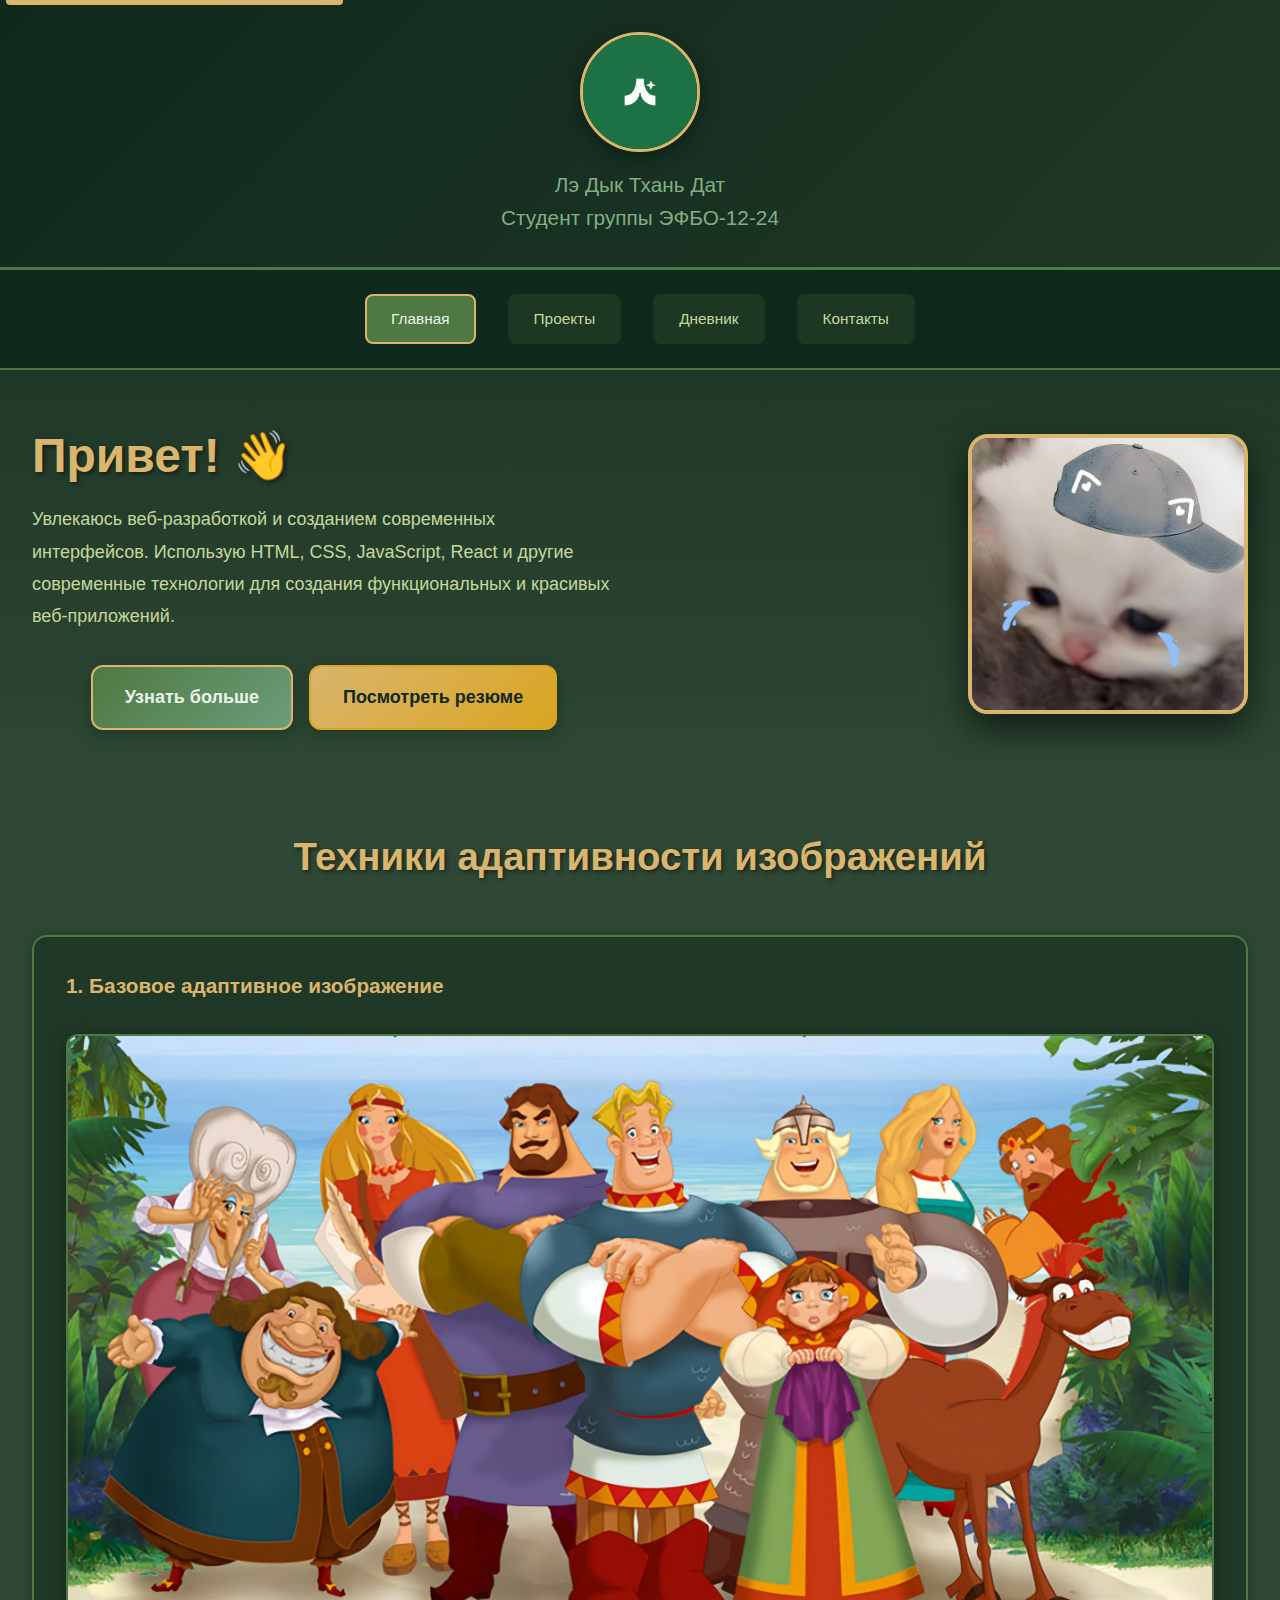
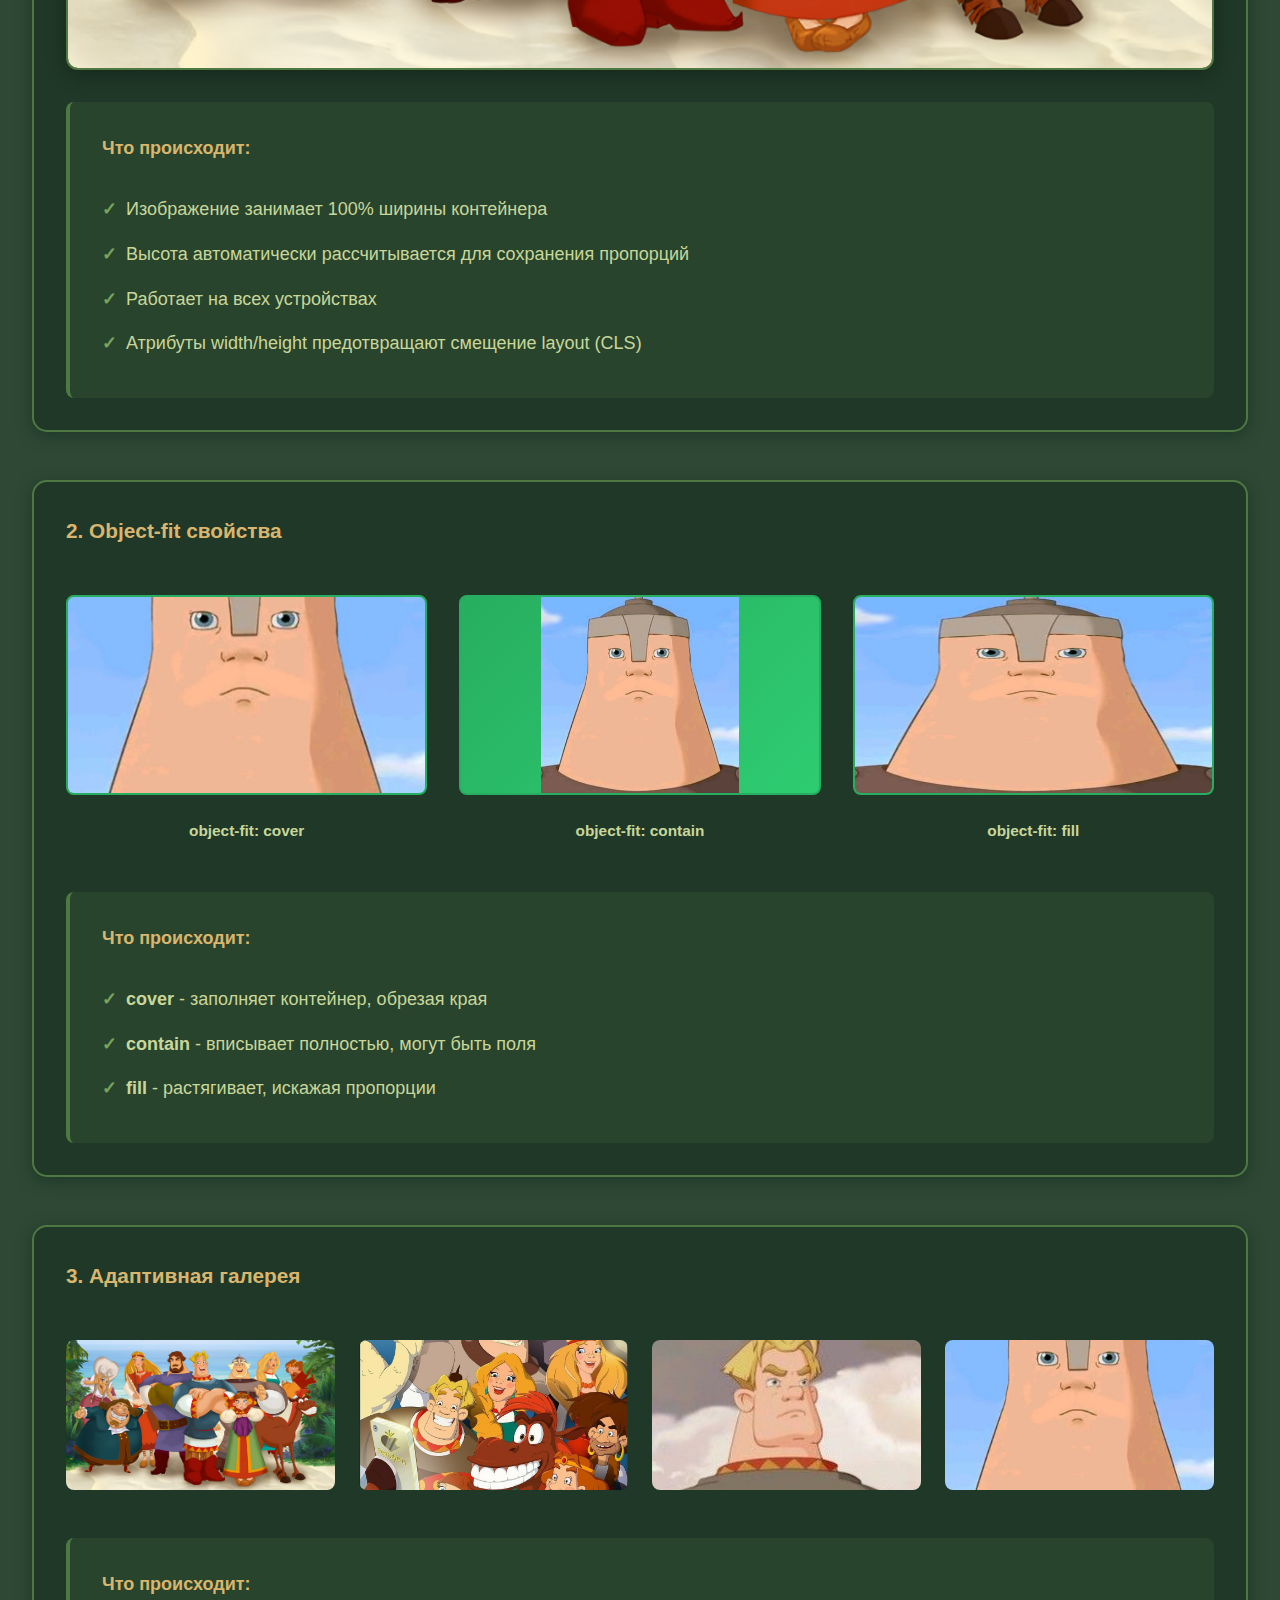
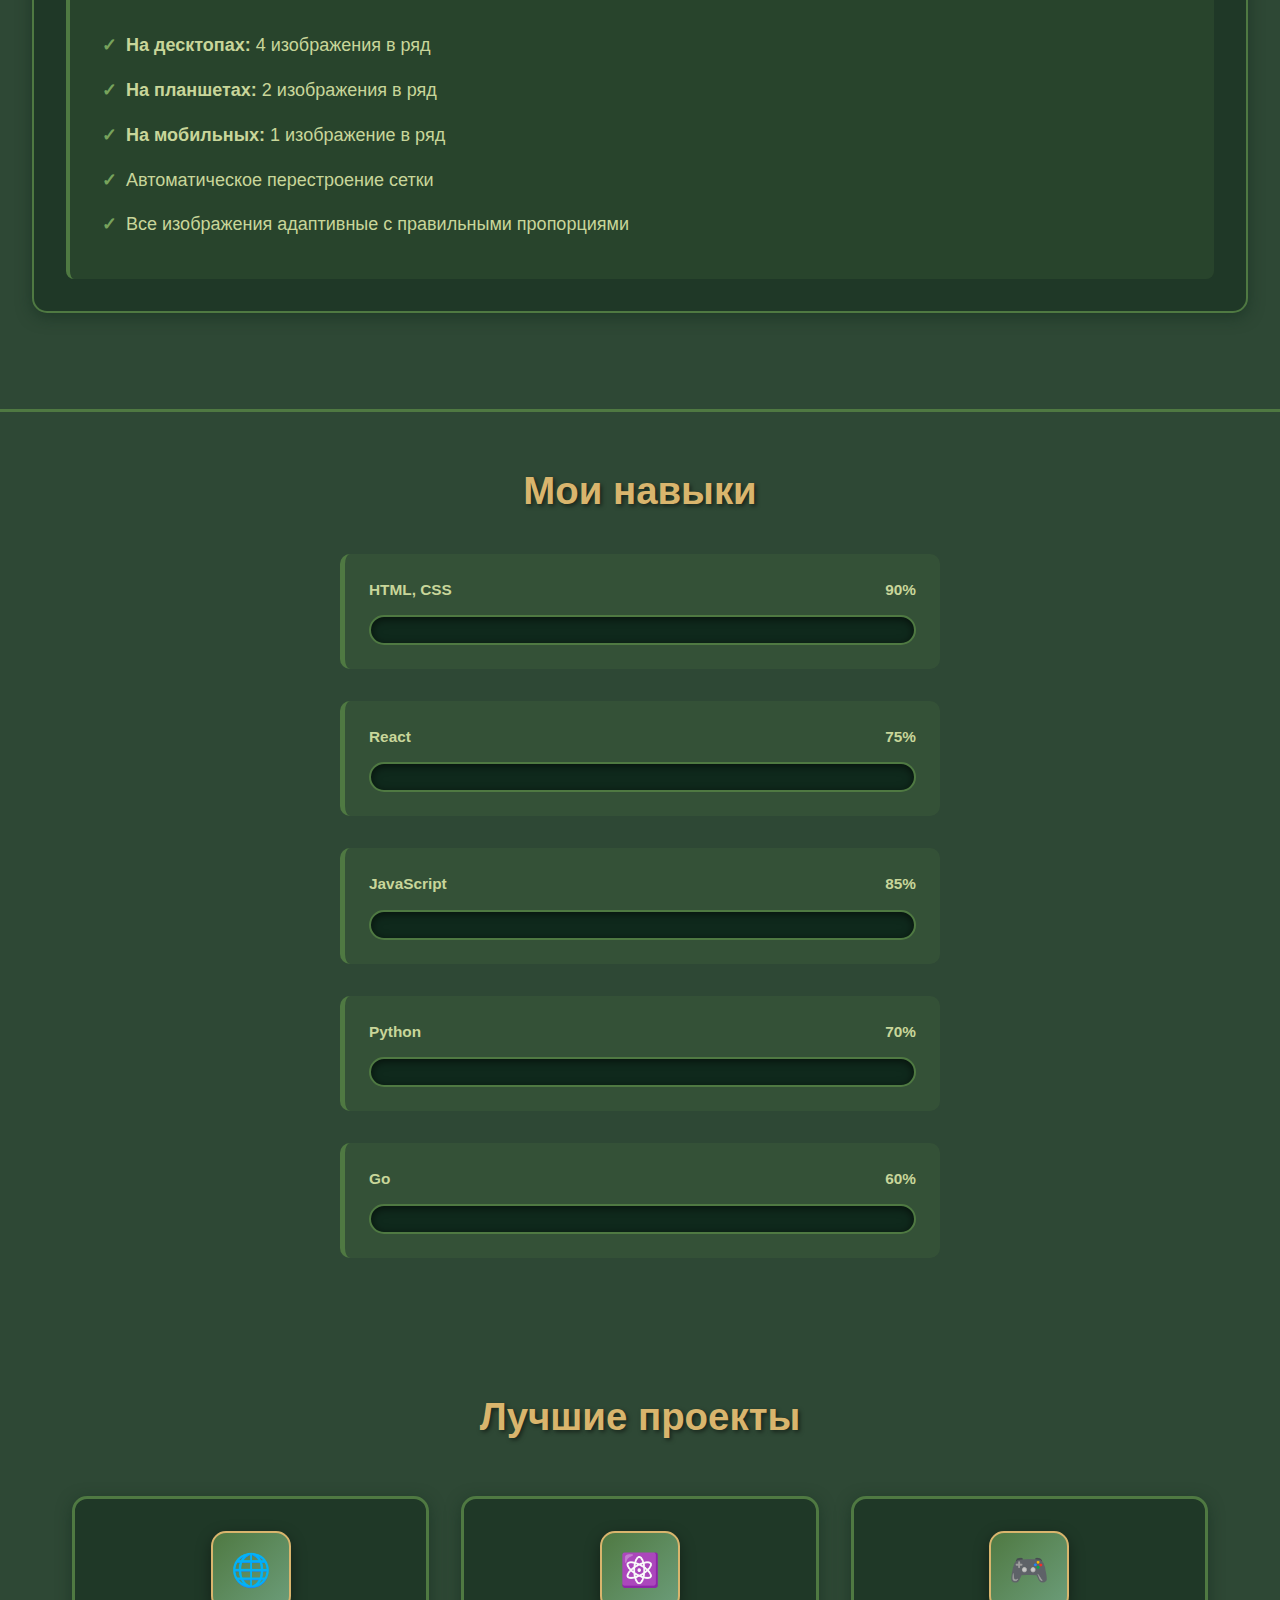
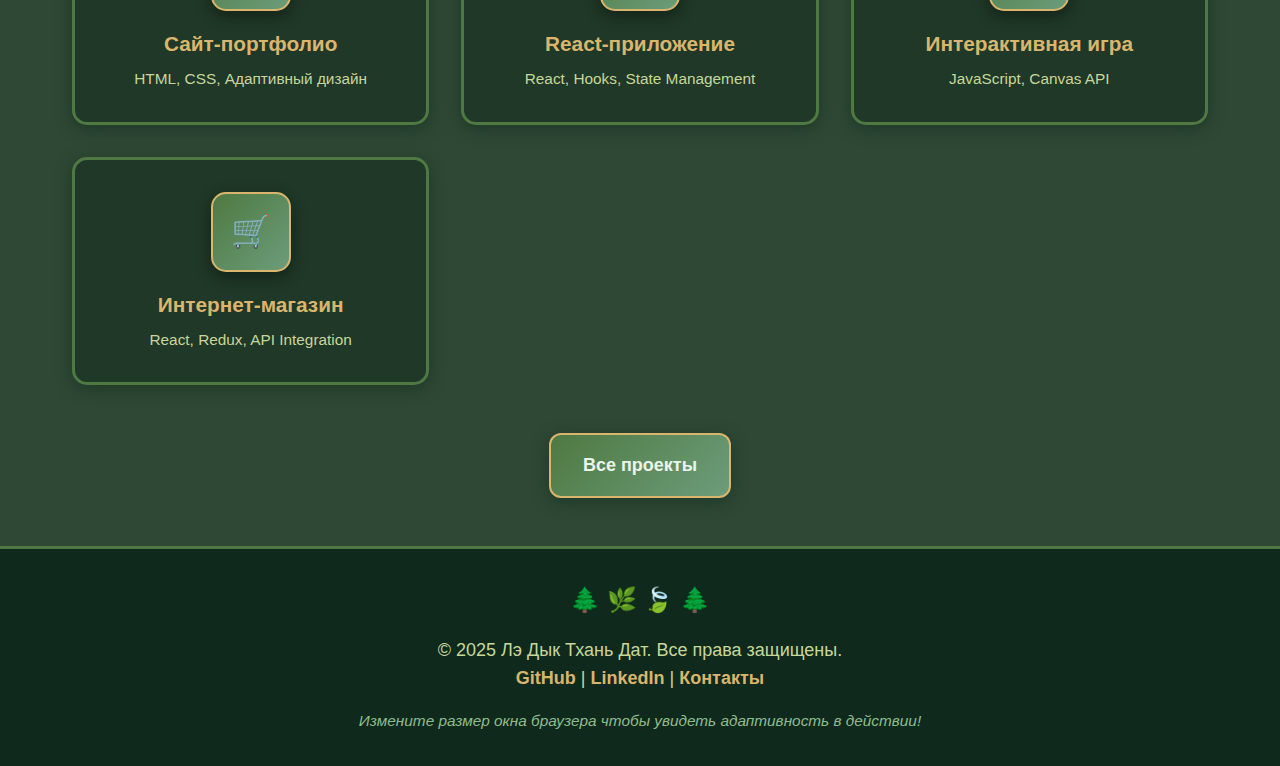
<file: index.html>
<!DOCTYPE html>
<html lang="ru">
<head>
    <meta charset="UTF-8">
    <meta name="viewport" content="width=device-width, initial-scale=1, viewport-fit=cover">
    <meta name="description" content="Портфолио студента ЭФБО-12-24 - современная веб-разработка">
    <title>Главная - Портфолио</title>
    <link rel="stylesheet" href="styles/styles.css">
</head>
<body>
    <div class="page">
        <a class="skip-link" href="#main">Перейти к основному содержимому</a>
        
        <header class="header" role="banner">
            <div class="header-logo">
                <!-- Логотип с Retina поддержкой -->
                <picture>
                    <source srcset="images/logo.jpg 1x, logo.jpg 2x" type="image/png">
                    <img src="images/logo.jpg" 
                         alt="Логотип портфолио студента" 
                         width="60" 
                         height="60" 
                         loading="eager"
                         class="logo-img responsive-image retina-image">
                </picture>
                <div class="student-name">Лэ Дык Тхань Дат<br>Студент группы ЭФБО-12-24</div>
            </div>
        </header>

        <!-- Навигация с Flexbox -->
        <nav class="nav" role="navigation" aria-label="Основная навигация">
            <ul>
                <li><a href="index.html" class="nav__link active" aria-current="page">Главная</a></li>
                <li><a href="pages/projects.html" class="nav__link">Проекты</a></li>
                <li><a href="pages/diary.html" class="nav__link">Дневник</a></li>
                <li><a href="pages/contacts.html" class="nav__link">Контакты</a></li>
            </ul>
        </nav>

        <!-- Hero секция с CSS Grid и responsive images -->
        <main id="main" class="main" role="main">
            <section class="hero">
                <div class="hero-content">
                    <h1 class="hero__greeting">Привет! 👋</h1>
                    <p class="hero-description">
                        Увлекаюсь веб-разработкой и созданием современных интерфейсов. 
                        Использую HTML, CSS, JavaScript, React и другие современные технологии 
                        для создания функциональных и красивых веб-приложений.
                    </p>
                    <div class="hero-buttons">
                        <a href="pages/projects.html" class="button">
                            <span>Узнать больше</span>
                        </a>
                        <a href="files/resume.pdf" 
                        class="button button--secondary" 
                        target="_blank"
                        rel="noopener noreferrer"
                        aria-label="Открыть резюме в новой вкладке">
                            <span>Посмотреть резюме</span>
                        </a>
                    </div>
                </div>
                
                <div class="hero-photo">
                    <!-- Адаптивное изображение для разных экранов -->
                    <picture>
                        <!-- Для широких экранов -->
                        <source media="(min-width: 1200px)" srcset="images/icon@2x.png">
                        <!-- Для планшетов -->
                        <source media="(min-width: 768px)" srcset="images/tablet.jpg">
                        <!-- WebP для современных браузеров (портрет) -->
                        <source media="(min-width: 480px)" srcset="images/portrait.webp" type="image/webp">
                        <!-- JPEG фолбэк для портрета -->
                        <source media="(min-width: 480px)" srcset="images/portrait.jpg">
                        <!-- Для мобильных -->
                        <img src="images/mobile.jpg" 
                             alt="Фото студента Лэ Дык Тхань Дат" 
                             width="400"
                             height="400"
                             loading="eager"
                             class="student-photo responsive-image">
                    </picture>
                </div>
            </section>

            <!-- Демонстрация техник адаптивности -->
            <section class="adaptive-techniques" aria-labelledby="techniques-heading">
                <h2 id="techniques-heading" class="section-title">Техники адаптивности изображений</h2>
                
                <!-- Техника 1: Базовое адаптивное изображение -->
                <div class="technique-section">
                    <h3>1. Базовое адаптивное изображение</h3>
                    <div class="image-container">
                        <img src="images/landscape.jpg"
                             alt="Красивый пейзаж с горами и озером"
                             class="responsive-image"
                             width="1200"
                             height="800"
                             loading="lazy"
                             decoding="async">
                    </div>
                    <div class="explanation">
                        <h4>Что происходит:</h4>
                        <ul>
                            <li>Изображение занимает 100% ширины контейнера</li>
                            <li>Высота автоматически рассчитывается для сохранения пропорций</li>
                            <li>Работает на всех устройствах</li>
                            <li>Атрибуты width/height предотвращают смещение layout (CLS)</li>
                        </ul>
                    </div>
                </div>

                <!-- Техника 2: Object-fit свойства -->
                <div class="technique-section">
                    <h3>2. Object-fit свойства</h3>
                    <div class="object-fit-demo">
                        <div class="object-fit-item">
                            <div class="object-fit-container">
                                <img src="images/square.jpg"
                                     alt="Cover пример - изображение заполняет контейнер с обрезкой краев"
                                     class="object-fit-cover"
                                     width="300"
                                     height="200">
                            </div>
                            <span>object-fit: cover</span>
                        </div>
                        <div class="object-fit-item">
                            <div class="object-fit-container">
                                <img src="images/square.jpg"
                                     alt="Contain пример - изображение вписывается полностью с полями"
                                     class="object-fit-contain"
                                     width="300"
                                     height="200">
                            </div>
                            <span>object-fit: contain</span>
                        </div>
                        <div class="object-fit-item">
                            <div class="object-fit-container">
                                <img src="images/square.jpg"
                                     alt="Fill пример - изображение растягивается с искажением пропорций"
                                     class="object-fit-fill"
                                     width="300"
                                     height="200">
                            </div>
                            <span>object-fit: fill</span>
                        </div>
                    </div>
                    <div class="explanation">
                        <h4>Что происходит:</h4>
                        <ul>
                            <li><strong>cover</strong> - заполняет контейнер, обрезая края</li>
                            <li><strong>contain</strong> - вписывает полностью, могут быть поля</li>
                            <li><strong>fill</strong> - растягивает, искажая пропорции</li>
                        </ul>
                    </div>
                </div>

                <!-- Техника 3: Адаптивная галерея -->
                <div class="technique-section">
                    <h3>3. Адаптивная галерея</h3>
                    <div class="gallery">
                        <div class="gallery__item">
                            <div class="gallery__image-container">
                                <img src="images/landscape.jpg"
                                     alt="Галерея 1 - Пейзаж"
                                     class="gallery__image"
                                     width="400"
                                     height="300"
                                     loading="lazy">
                            </div>
                        </div>
                        <div class="gallery__item">
                            <div class="gallery__image-container">
                                <img src="images/portrait.jpg"
                                     alt="Галерея 2 - Портрет"
                                     class="gallery__image"
                                     width="300"
                                     height="400"
                                     loading="lazy">
                            </div>
                        </div>
                        <div class="gallery__item">
                            <div class="gallery__image-container">
                                <img src="images/gallery3.jpg"
                                     alt="Галерея 3 - Архитектура"
                                     class="gallery__image"
                                     width="400"
                                     height="300"
                                     loading="lazy">
                            </div>
                        </div>
                        <div class="gallery__item">
                            <div class="gallery__image-container">
                                <img src="images/square.jpg"
                                     alt="Галерея 4 - Квадратное изображение"
                                     class="gallery__image"
                                     width="300"
                                     height="300"
                                     loading="lazy">
                            </div>
                        </div>
                    </div>
                    <div class="explanation">
                        <h4>Что происходит:</h4>
                        <ul>
                            <li><strong>На десктопах:</strong> 4 изображения в ряд</li>
                            <li><strong>На планшетах:</strong> 2 изображения в ряд</li>
                            <li><strong>На мобильных:</strong> 1 изображение в ряд</li>
                            <li>Автоматическое перестроение сетки</li>
                            <li>Все изображения адаптивные с правильными пропорциями</li>
                        </ul>
                    </div>
                </div>
            </section>

            <!-- Секция навыков -->
            <section class="skills-section" aria-labelledby="skills-heading">
                <h2 id="skills-heading" class="section-title">Мои навыки</h2>
                
                <div class="skill">
                    <div class="skill-name">
                        <span>HTML, CSS</span>
                        <span class="skill-percent">90%</span>
                    </div>
                    <div class="skill-bar" role="progressbar" aria-valuenow="90" aria-valuemin="0" aria-valuemax="100">
                        <div class="skill-progress" data-progress="90" style="width: 0%;"></div>
                    </div>
                </div>

                <div class="skill">
                    <div class="skill-name">
                        <span>React</span>
                        <span class="skill-percent">75%</span>
                    </div>
                    <div class="skill-bar" role="progressbar" aria-valuenow="75" aria-valuemin="0" aria-valuemax="100">
                        <div class="skill-progress" data-progress="75" style="width: 0%;"></div>
                    </div>
                </div>

                <div class="skill">
                    <div class="skill-name">
                        <span>JavaScript</span>
                        <span class="skill-percent">85%</span>
                    </div>
                    <div class="skill-bar" role="progressbar" aria-valuenow="85" aria-valuemin="0" aria-valuemax="100">
                        <div class="skill-progress" data-progress="85" style="width: 0%;"></div>
                    </div>
                </div>

                <div class="skill">
                    <div class="skill-name">
                        <span>Python</span>
                        <span class="skill-percent">70%</span>
                    </div>
                    <div class="skill-bar" role="progressbar" aria-valuenow="70" aria-valuemin="0" aria-valuemax="100">
                        <div class="skill-progress" data-progress="70" style="width: 0%;"></div>
                    </div>
                </div>

                <div class="skill">
                    <div class="skill-name">
                        <span>Go</span>
                        <span class="skill-percent">60%</span>
                    </div>
                    <div class="skill-bar" role="progressbar" aria-valuenow="60" aria-valuemin="0" aria-valuemax="100">
                        <div class="skill-progress" data-progress="60" style="width: 0%;"></div>
                    </div>
                </div>
            </section>

                        <!-- Секция проектов с Grid -->
            <section class="projects-preview" aria-labelledby="projects-heading">
                <h2 id="projects-heading" class="section-title">Лучшие проекты</h2>
                
                <div class="projects-preview__grid">
                    <article class="project-card">
                        <div class="project-icon" aria-hidden="true">
                            🌐
                        </div>
                        <h3 class="project-card__title">Сайт-портфолио</h3>
                        <p class="project-card__description">HTML, CSS, Адаптивный дизайн</p>
                    </article>

                    <article class="project-card">
                        <div class="project-icon" aria-hidden="true">
                            ⚛️
                        </div>
                        <h3 class="project-card__title">React-приложение</h3>
                        <p class="project-card__description">React, Hooks, State Management</p>
                    </article>

                    <article class="project-card">
                        <div class="project-icon" aria-hidden="true">
                            🎮
                        </div>
                        <h3 class="project-card__title">Интерактивная игра</h3>
                        <p class="project-card__description">JavaScript, Canvas API</p>
                    </article>

                    <article class="project-card">
                        <div class="project-icon" aria-hidden="true">
                            🛒
                        </div>
                        <h3 class="project-card__title">Интернет-магазин</h3>
                        <p class="project-card__description">React, Redux, API Integration</p>
                    </article>
                </div>

                <div class="projects-cta">
                    <a href="pages/projects.html" class="button">Все проекты</a>
                </div>
            </section>

        <!-- Футер -->
        <footer class="footer" role="contentinfo">
            <p>&copy; 2025 Лэ Дык Тхань Дат. Все права защищены.</p>
            <p>
                <a href="https://github.com/Fryzux" target="_blank" rel="noopener noreferrer">GitHub</a> | 
                <a href="https://linkedin.com" target="_blank" rel="noopener noreferrer">LinkedIn</a> | 
                <a href="pages/contacts.html">Контакты</a>
            </p>
            <p class="footer-note">Измените размер окна браузера чтобы увидеть адаптивность в действии!</p>
        </footer>
    </div>

    <script src="scripts/main.js"></script>
</body>
</html>
</file>
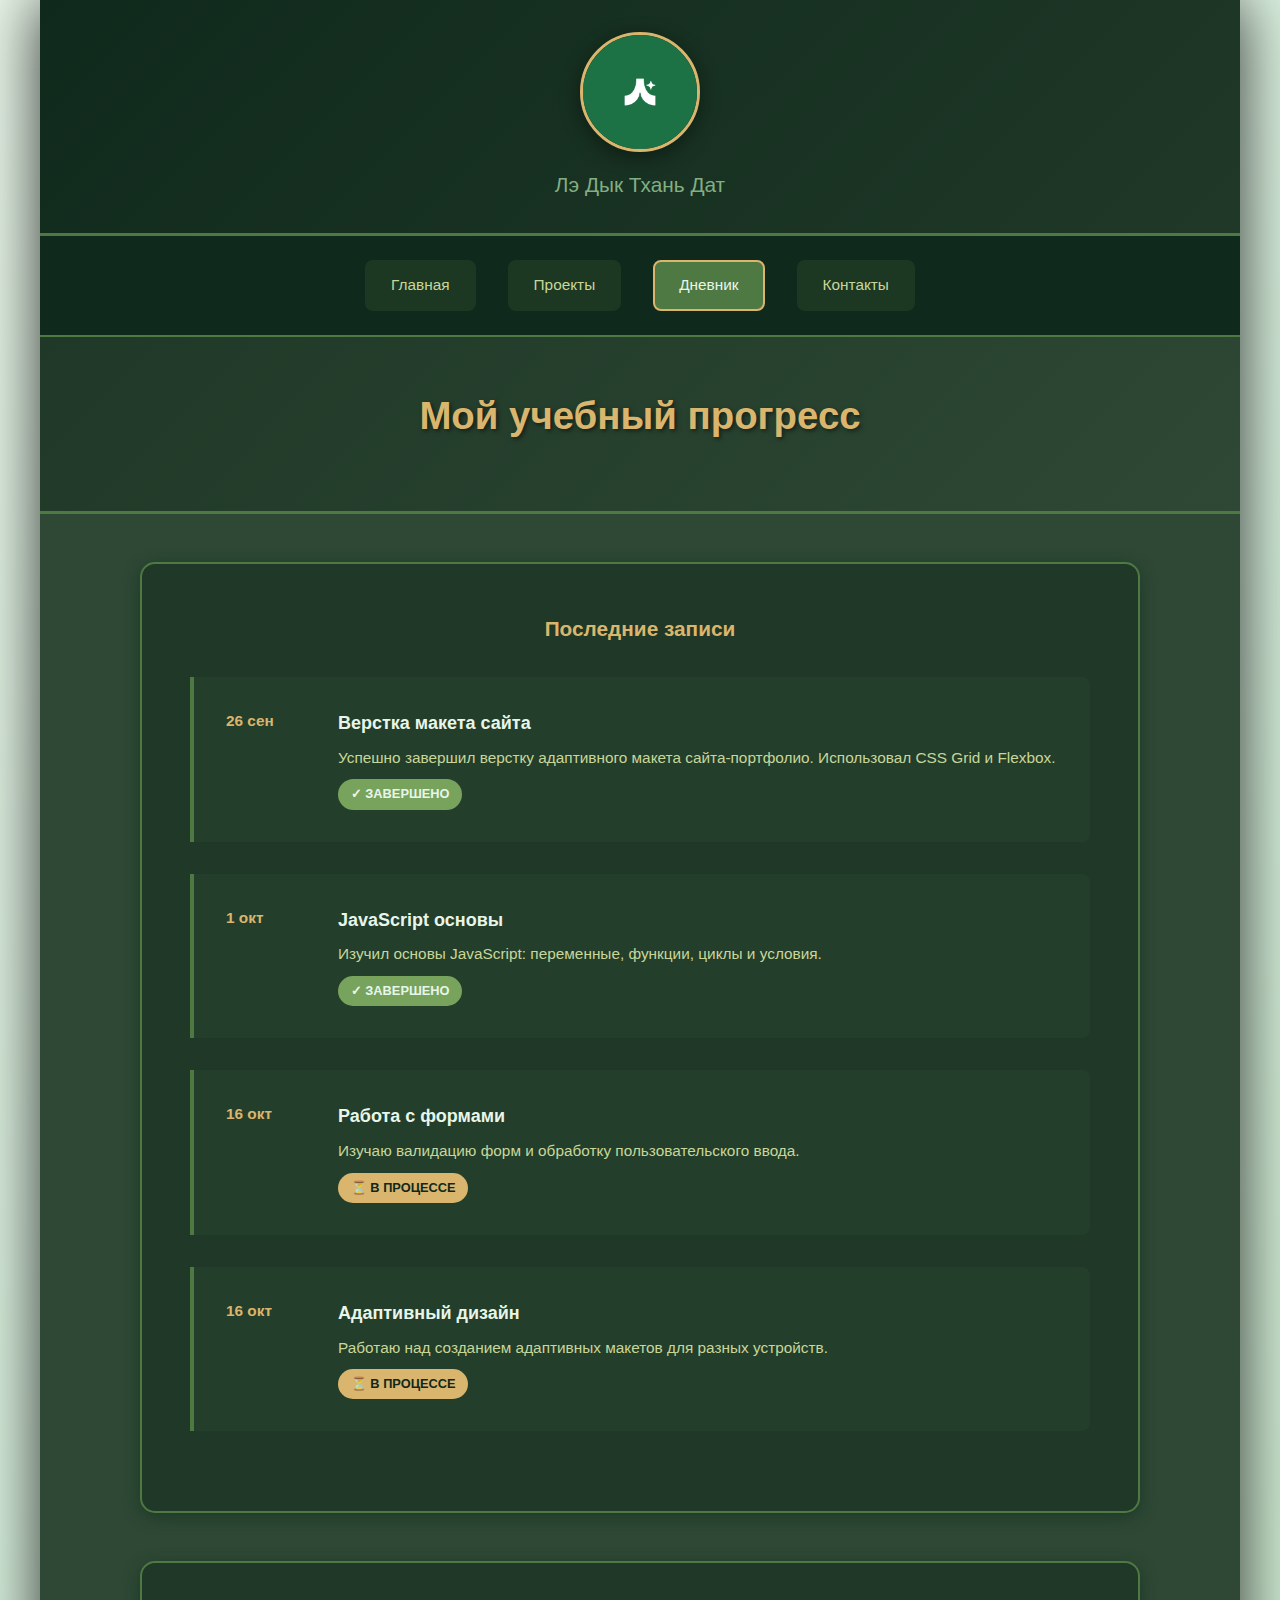
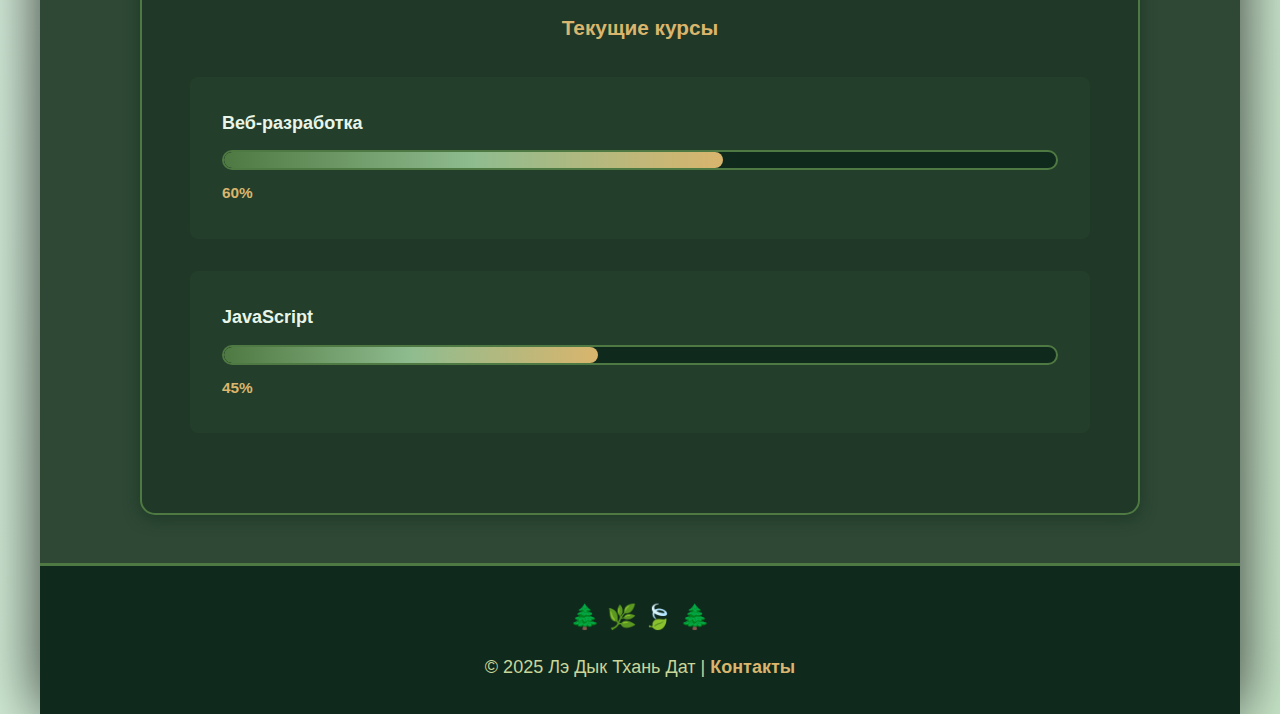
<file: pages/diary.html>
<!DOCTYPE html>
<html lang="ru">
<head>
    <meta charset="UTF-8">
    <meta name="viewport" content="width=device-width, initial-scale=1.0">
    <title>Учебный дневник | Портфолио студента</title>
    <link rel="stylesheet" href="../styles/styles.css">
</head>
<body>
    <div class="container">
        <header>
            <div class="header-logo">
            <img src="../images/logo.jpg" alt="Logo">
            <div class="student-name">Лэ Дык Тхань Дат</div>
        </header>

        <nav>
            <ul>
                <li><a href="../index.html">Главная</a></li>
                <li><a href="projects.html">Проекты</a></li>
                <li><a href="diary.html" class="active">Дневник</a></li>
                <li><a href="contacts.html">Контакты</a></li>
            </ul>
        </nav>

        <section class="page-header">
            <h1>Мой учебный прогресс</h1>
        </section>

        <section class="diary-section">
            <div class="diary-content">
                <div class="progress-timeline">
                    <h2>Последние записи</h2>
                    
                    <div class="timeline-item completed">
                        <div class="timeline-date">26 сен</div>
                        <div class="timeline-content">
                            <h3>Верстка макета сайта</h3>
                            <p>Успешно завершил верстку адаптивного макета сайта-портфолио. Использовал CSS Grid и Flexbox.</p>
                            <span class="status-badge">✓ Завершено</span>
                        </div>
                    </div>

                    <div class="timeline-item completed">
                        <div class="timeline-date">1 окт</div>
                        <div class="timeline-content">
                            <h3>JavaScript основы</h3>
                            <p>Изучил основы JavaScript: переменные, функции, циклы и условия.</p>
                            <span class="status-badge">✓ Завершено</span>
                        </div>
                    </div>

                    <div class="timeline-item in-progress">
                        <div class="timeline-date">16 окт</div>
                        <div class="timeline-content">
                            <h3>Работа с формами</h3>
                            <p>Изучаю валидацию форм и обработку пользовательского ввода.</p>
                            <span class="status-badge progress">⏳ В процессе</span>
                        </div>
                    </div>

                    <div class="timeline-item in-progress">
                        <div class="timeline-date">16 окт</div>
                        <div class="timeline-content">
                            <h3>Адаптивный дизайн</h3>
                            <p>Работаю над созданием адаптивных макетов для разных устройств.</p>
                            <span class="status-badge progress">⏳ В процессе</span>
                        </div>
                    </div>
                </div>

                <div class="courses-section">
                    <h2>Текущие курсы</h2>
                    
                    <div class="course-item">
                        <h3>Веб-разработка</h3>
                        <div class="course-progress-bar">
                            <div class="course-progress-fill" style="width: 60%;"></div>
                        </div>
                        <span class="progress-percent">60%</span>
                    </div>

                    <div class="course-item">
                        <h3>JavaScript</h3>
                        <div class="course-progress-bar">
                            <div class="course-progress-fill" style="width: 45%;"></div>
                        </div>
                        <span class="progress-percent">45%</span>
                    </div>
                </div>
            </div>
        </section>

        <footer>
            <p>&copy; 2025 Лэ Дык Тхань Дат | <a href="contacts.html">Контакты</a></p>
        </footer>
    </div>

    <script src="../scripts/diary.js"></script>
</body>
</html>
</file>
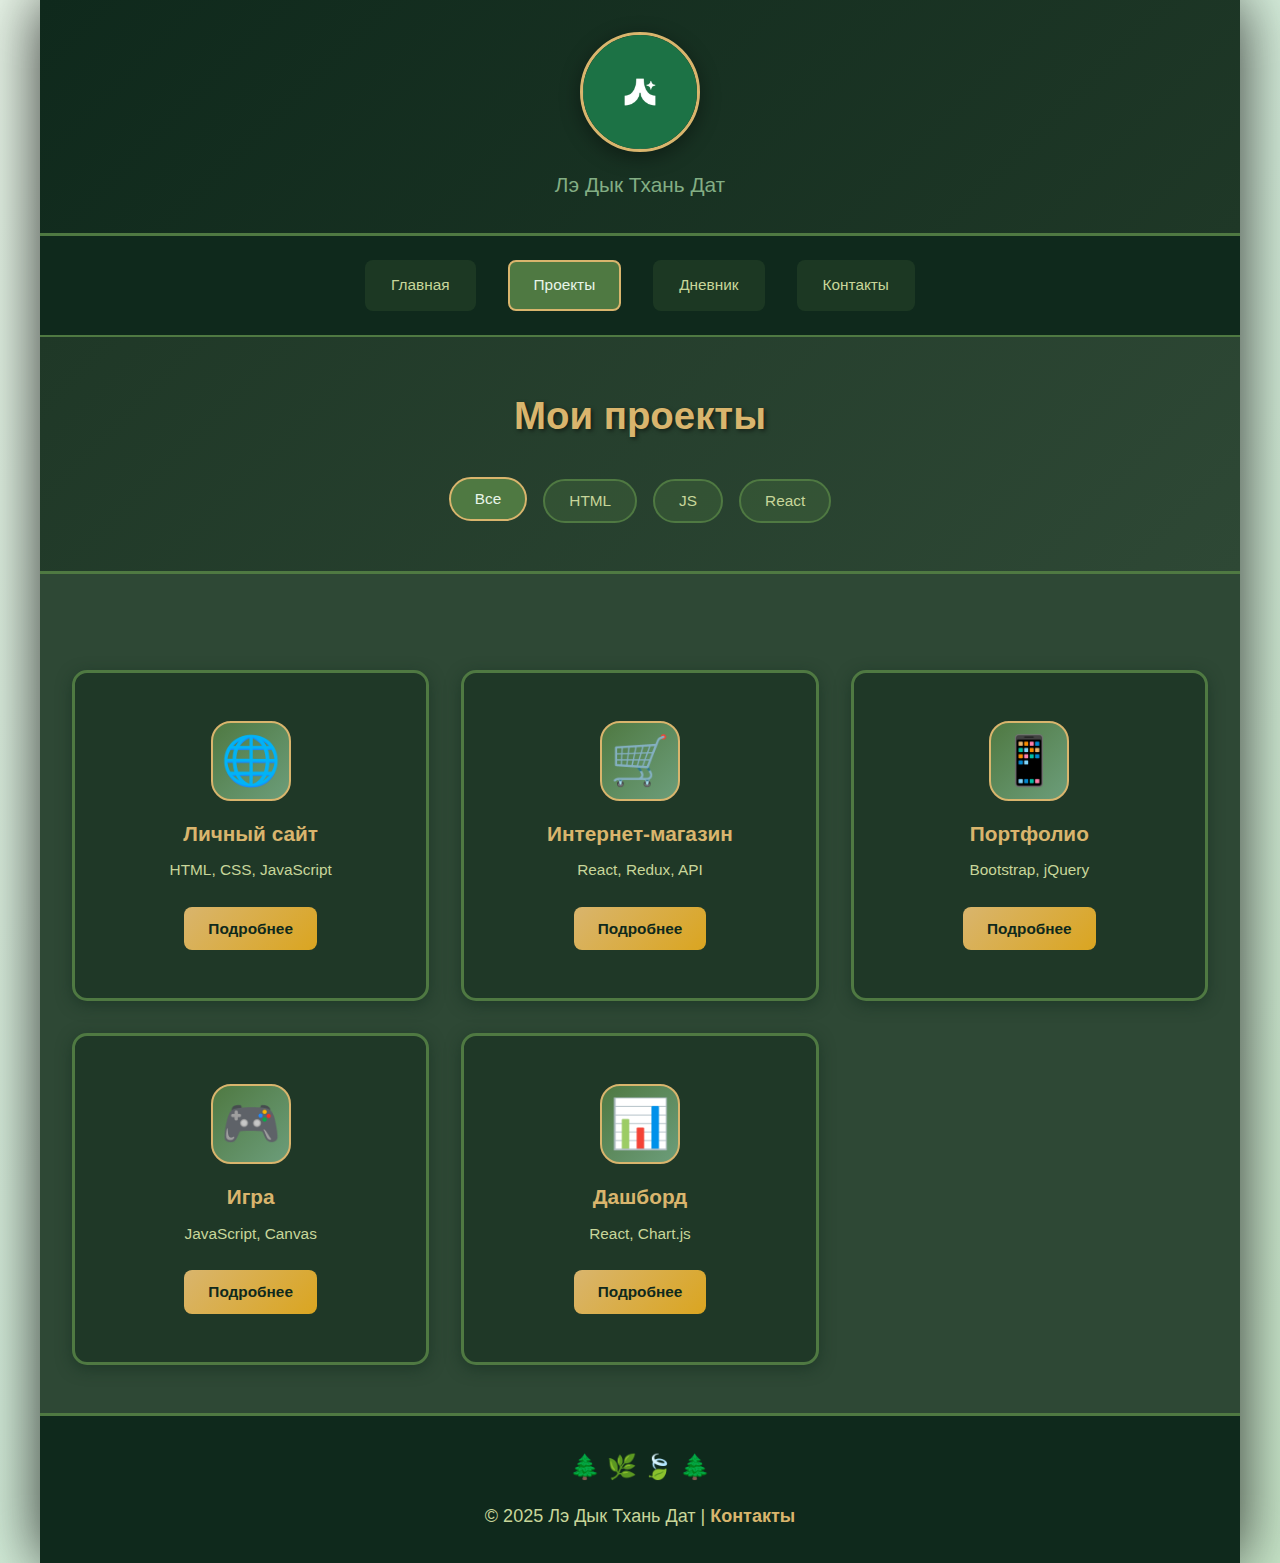
<file: pages/projects.html>
<!DOCTYPE html>
<html lang="ru">
<head>
    <meta charset="UTF-8">
    <meta name="viewport" content="width=device-width, initial-scale=1.0">
    <title>Проекты | Портфолио студента</title>
    <link rel="stylesheet" href="../styles/styles.css">
</head>
<body>
    <div class="container">
        <header>
            <div class="header-logo">
                <img src="../images/logo.jpg" alt="Logo">
                <div class="student-name">Лэ Дык Тхань Дат</div>
            </div>
        </header>

        <nav>
            <ul>
                <li><a href="../index.html">Главная</a></li>
                <li><a href="projects.html" class="active">Проекты</a></li>
                <li><a href="diary.html">Дневник</a></li>
                <li><a href="contacts.html">Контакты</a></li>
            </ul>
        </nav>

        <section class="page-header">
            <h1>Мои проекты</h1>
            <div class="filter-buttons">
                <button class="filter-btn active" data-filter="all">Все</button>
                <button class="filter-btn" data-filter="html">HTML</button>
                <button class="filter-btn" data-filter="js">JS</button>
                <button class="filter-btn" data-filter="react">React</button>
            </div>
        </section>

        <section class="projects-page">
            <div class="projects-grid-page">
                <div class="project-card-detail" data-category="html" data-project="1">
                    <div class="project-icon-large">🌐</div>
                    <h3>Личный сайт</h3>
                    <p>HTML, CSS, JavaScript</p>
                    <button class="btn-detail">Подробнее</button>
                </div>

                <div class="project-card-detail" data-category="react" data-project="3">
                    <div class="project-icon-large">🛒</div>
                    <h3>Интернет-магазин</h3>
                    <p>React, Redux, API</p>
                    <button class="btn-detail">Подробнее</button>
                </div>

                <div class="project-card-detail" data-category="html" data-project="4">
                    <div class="project-icon-large">📱</div>
                    <h3>Портфолио</h3>
                    <p>Bootstrap, jQuery</p>
                    <button class="btn-detail">Подробнее</button>
                </div>

                <div class="project-card-detail" data-category="js" data-project="5">
                    <div class="project-icon-large">🎮</div>
                    <h3>Игра</h3>
                    <p>JavaScript, Canvas</p>
                    <button class="btn-detail">Подробнее</button>
                </div>

                <div class="project-card-detail" data-category="react" data-project="6">
                    <div class="project-icon-large">📊</div>
                    <h3>Дашборд</h3>
                    <p>React, Chart.js</p>
                    <button class="btn-detail">Подробнее</button>
                </div>
            </div>
        </section>

        <!-- Модальное окно -->
        <div id="projectModal" class="modal">
            <div class="modal-content">
                <span class="close">&times;</span>
                <div class="modal-body">
                    <div class="modal-icon" id="modalIcon"></div>
                    <h2 id="modalTitle"></h2>
                    <p id="modalDescription"></p>
                    <div class="modal-details">
                        <p><strong>Технологии:</strong> <span id="modalTech"></span></p>
                        <p><strong>Дата:</strong> <span id="modalDate"></span></p>
                    </div>
                    <div class="modal-links">
                        <a href="#" class="btn-modal" id="demoLink">🎯 Демо</a>
                        <a href="#" class="btn-modal" id="codeLink">💻 Посмотреть код</a>
                    </div>
                </div>
            </div>
        </div>

        <footer>
            <p>&copy; 2025 Лэ Дык Тхань Дат | <a href="contacts.html">Контакты</a></p>
        </footer>
    </div>

    <script src="../scripts/projects.js"></script>
</body>
</html>
</file>
<file: styles/styles.css>
/* Общие стили - Лесная тема с адаптивностью */

* {
    margin: 0;
    padding: 0;
    box-sizing: border-box;
}

html {
    scroll-behavior: smooth;
}

/* === CSS ПЕРЕМЕННЫЕ (ЖИДКИЙ ФУНДАМЕНТ) === */
:root {
    /* Темная лесная палитра */
    --forest-dark: #0F291C;
    --forest-primary: #1F3827;
    --forest-secondary: #2E4835;
    --forest-moss: #4F7942;
    --forest-light: #6C9D7A;
    --forest-sage: #8FBC8F;
    --accent-amber: #D9B56D;
    --accent-gold: #DAA520;
    --text-light: #E8F5E9;
    --text-secondary: #C8D69A;
    --success-green: #77A35C;
    --shadow-forest: 0 4px 15px rgba(15, 41, 28, 0.5);

    /* Fluid Typography с clamp() */
    --font-size-base: clamp(1rem, 1.5vw, 1.125rem);
    --font-size-h1: clamp(2rem, 4vw, 3rem);
    --font-size-h2: clamp(1.5rem, 3vw, 2.5rem);
    --font-size-h3: clamp(1.125rem, 2vw, 1.3rem);
    --font-size-small: clamp(0.875rem, 1.2vw, 1rem);

    /* Fluid Spacing */
    --spacing-xs: clamp(0.5rem, 2vw, 1rem);
    --spacing-sm: clamp(1rem, 3vw, 1.5rem);
    --spacing-md: clamp(1.5rem, 4vw, 2rem);
    --spacing-lg: clamp(2rem, 5vw, 3rem);
    --spacing-xl: clamp(3rem, 6vw, 4rem);

    /* Grid columns (fluid) */
    --grid-cols-mobile: 1;
    --grid-cols-tablet: 2;
    --grid-cols-desktop: 3;
}

body {
    font-family: 'Segoe UI', Tahoma, Geneva, Verdana, sans-serif;
    line-height: 1.6;
    color: var(--text-light);
    background: linear-gradient(135deg, #0F291C 0%, #1F3827 50%, #2E4835 100%);
    min-height: 100vh;
    font-size: var(--font-size-base);
    overflow-x: hidden;
}

/* === КОНТЕЙНЕР (Container Queries) === */
.container {
    max-width: 1200px;
    margin: 0 auto;
    background: var(--forest-primary);
    min-height: 100vh;
    box-shadow: 0 0 60px rgba(0, 0, 0, 0.8);
    /* Включаем container queries */
    container-type: inline-size;
    container-name: main-container;
}

/* Шапка - Responsive */
header {
    background: linear-gradient(135deg, #0F291C 0%, #1F3827 100%);
    color: var(--text-light);
    padding: var(--spacing-md);
    text-align: center;
    border-bottom: 3px solid var(--forest-moss);
    position: relative;
}

/* Стили для логотипа с поддержкой picture */
.header-logo {
    display: flex;
    flex-direction: column;
    align-items: center;
    gap: 1rem;
}

.header-logo picture {
    display: block;
}

.header-logo img {
    width: clamp(80px, 15vw, 120px);
    height: clamp(80px, 15vw, 120px);
    border-radius: 50%;
    object-fit: cover;
    border: 3px solid var(--accent-amber);
    box-shadow: 0 5px 20px rgba(0, 0, 0, 0.4);
    transition: transform 0.3s ease;
}

.header-logo img:hover {
    transform: scale(1.05);
}

.student-name {
    font-size: var(--font-size-h3);
    opacity: 0.9;
    color: var(--forest-sage);
    text-align: center;
}

/* Навигация - Flexbox адаптивный */
nav {
    background: var(--forest-dark);
    padding: var(--spacing-sm);
    position: sticky;
    top: 0;
    z-index: 100;
    border-bottom: 2px solid var(--forest-moss);
    display: flex;
    justify-content: center;
    align-items: center;
}

nav ul {
    list-style: none;
    display: flex;
    justify-content: center;
    align-items: center;
    gap: clamp(0.8rem, 3vw, 2rem);
    flex-wrap: wrap;
    margin: 0;
    padding: 0;
}

nav li {
    margin: 0;
    padding: 0;
}

nav a {
    color: var(--text-secondary);
    text-decoration: none;
    padding: clamp(0.5rem, 2vw, 0.7rem) clamp(1rem, 3vw, 1.5rem);
    border-radius: 8px;
    transition: all 0.3s;
    border: 2px solid transparent;
    background: rgba(79, 121, 66, 0.2);
    display: inline-block;
    font-size: var(--font-size-small);
}

nav a:hover {
    background: var(--forest-moss);
    color: var(--text-light);
    border-color: var(--accent-amber);
    transform: translateY(-2px);
    box-shadow: 0 5px 15px rgba(79, 121, 66, 0.4);
}

nav a.active {
    background: var(--forest-moss);
    color: var(--text-light);
    border-color: var(--accent-amber);
}

/* Hero секция - Grid адаптивный с responsive images */
.hero {
    display: grid;
    grid-template-columns: 1fr;
    align-items: center;
    justify-content: center;
    padding: var(--spacing-lg) var(--spacing-md);
    gap: var(--spacing-md);
    background: linear-gradient(to bottom, var(--forest-primary) 0%, var(--forest-secondary) 100%);
    text-align: center;
}

.hero-photo {
    display: flex;
    justify-content: center;
    order: -1;
}

.hero-photo picture {
    display: block;
    width: 100%;
    max-width: 280px;
}

.hero-photo img {
    width: 100%;
    height: auto;
    display: block;
    border-radius: 20px;
    box-shadow: 0 15px 35px rgba(0, 0, 0, 0.6);
    border: 4px solid var(--accent-amber);
    object-fit: cover;
}

.hero-content {
    max-width: 700px;
    text-align: center;
    margin: 0 auto;
}

.hero-content h1 {
    font-size: var(--font-size-h1);
    margin-bottom: 0.5rem;
    color: var(--accent-amber);
    text-shadow: 2px 2px 4px rgba(0, 0, 0, 0.5);
}

.hero-content h2 {
    font-size: var(--font-size-h2);
    margin-bottom: 0.5rem;
    color: var(--accent-amber);
    text-shadow: 2px 2px 4px rgba(0, 0, 0, 0.5);
}

.hero-content p {
    font-size: var(--font-size-base);
    margin-bottom: 2rem;
    color: var(--text-secondary);
}

.hero-description {
    font-size: var(--font-size-base);
    line-height: 1.8;
}

/* Контейнер для кнопок героя */
.hero-buttons {
    display: flex;
    gap: 1rem;
    flex-wrap: wrap;
    justify-content: center;
    margin-top: 1.5rem;
}

/* Кнопки - Responsive */
.button {
    display: inline-flex;
    align-items: center;
    justify-content: center;
    background: linear-gradient(135deg, var(--forest-moss) 0%, var(--forest-light) 100%);
    color: var(--text-light);
    padding: clamp(0.75rem, 2vw, 1rem) clamp(1.5rem, 3vw, 2rem);
    text-decoration: none;
    border-radius: 12px;
    transition: all 0.3s ease;
    border: 2px solid var(--accent-amber);
    cursor: pointer;
    font-size: var(--font-size-base);
    font-weight: 600;
    box-shadow: var(--shadow-forest);
    position: relative;
    overflow: hidden;
    min-width: 140px;
    text-align: center;
}

.button:hover {
    transform: translateY(-3px);
    box-shadow: 0 10px 25px rgba(79, 121, 66, 0.6);
    background: linear-gradient(135deg, var(--accent-amber) 0%, var(--accent-gold) 100%);
    color: var(--forest-dark);
    border-color: var(--accent-gold);
}

.button:active {
    transform: translateY(-1px);
    box-shadow: 0 5px 15px rgba(79, 121, 66, 0.4);
}

/* Вторичная кнопка */
.button--secondary {
    background: linear-gradient(135deg, var(--accent-amber) 0%, var(--accent-gold) 100%);
    color: var(--forest-dark);
    border: 2px solid var(--accent-gold);
}

.button--secondary:hover {
    background: linear-gradient(135deg, var(--forest-moss) 0%, var(--forest-light) 100%);
    color: var(--text-light);
    border-color: var(--accent-amber);
}

/* Анимация при наведении */
.button::before {
    content: '';
    position: absolute;
    top: 0;
    left: -100%;
    width: 100%;
    height: 100%;
    background: linear-gradient(90deg, transparent, rgba(255,255,255,0.2), transparent);
    transition: left 0.5s;
}

.button:hover::before {
    left: 100%;
}

/* Focus состояния для доступности */
.button:focus {
    outline: 3px solid var(--accent-amber);
    outline-offset: 2px;
}

/* === СЕКЦИЯ ТЕХНИК АДАПТИВНОСТИ ИЗОБРАЖЕНИЙ === */

.adaptive-techniques {
    padding: var(--spacing-lg) var(--spacing-md);
    background: var(--forest-secondary);
}

.section-title {
    text-align: center;
    color: var(--accent-amber);
    margin-bottom: var(--spacing-lg);
    font-size: var(--font-size-h2);
    text-shadow: 2px 2px 4px rgba(0, 0, 0, 0.5);
}

.technique-section {
    background: var(--forest-primary);
    padding: var(--spacing-md);
    border-radius: 15px;
    margin-bottom: var(--spacing-lg);
    border: 2px solid var(--forest-moss);
    box-shadow: var(--shadow-forest);
}

.technique-section h3 {
    color: var(--accent-amber);
    margin-bottom: var(--spacing-md);
    font-size: var(--font-size-h3);
}

/* Базовое адаптивное изображение */
.image-container {
    max-width: 100%;
    margin: 0 auto;
    border-radius: 12px;
    overflow: hidden;
    box-shadow: 0 4px 20px rgba(0, 0, 0, 0.3);
    background: var(--forest-dark);
    border: 2px solid var(--forest-moss);
}

.responsive-image {
    width: 100%;
    height: auto;
    display: block;
    max-width: 100%;
}

/* Object-fit демонстрация с зеленым задним фоном */
.object-fit-demo {
    display: grid;
    grid-template-columns: repeat(3, 1fr);
    gap: var(--spacing-md);
    margin: var(--spacing-lg) 0;
}

.object-fit-item {
    text-align: center;
}

.object-fit-container {
    width: 100%;
    height: 200px;
    border-radius: 8px;
    overflow: hidden;
    margin-bottom: var(--spacing-sm);
    /* Зеленый задний фон */
    background: linear-gradient(135deg, #27ae60 0%, #2ecc71 100%);
    border: 2px solid #27ae60;
}

.object-fit-cover {
    width: 100%;
    height: 100%;
    object-fit: cover;
}

.object-fit-contain {
    width: 100%;
    height: 100%;
    object-fit: contain;
}

.object-fit-fill {
    width: 100%;
    height: 100%;
    object-fit: fill;
}

.object-fit-item span {
    display: block;
    margin-top: 0.5rem;
    font-weight: 600;
    color: var(--text-secondary);
    font-size: var(--font-size-small);
}

/* Адаптивная галерея */
.gallery {
    display: grid;
    grid-template-columns: repeat(4, 1fr);
    gap: var(--spacing-sm);
    margin: var(--spacing-lg) 0;
}

.gallery__item {
    border-radius: 8px;
    overflow: hidden;
    background: var(--forest-dark);
}

.gallery__image-container {
    width: 100%;
    height: 150px;
    overflow: hidden;
}

.gallery__image {
    width: 100%;
    height: 100%;
    object-fit: cover;
    transition: transform 0.3s ease;
}

.gallery__image:hover {
    transform: scale(1.05);
}

/* Блоки с объяснениями */
.explanation {
    background: rgba(79, 121, 66, 0.2);
    padding: var(--spacing-md);
    border-radius: 8px;
    margin-top: var(--spacing-md);
    border-left: 4px solid var(--forest-moss);
}

.explanation h4 {
    margin-bottom: var(--spacing-sm);
    color: var(--accent-amber);
}

.explanation ul {
    list-style: none;
    padding: 0;
}

.explanation li {
    padding: 0.5rem 0;
    position: relative;
    padding-left: 1.5rem;
    color: var(--text-secondary);
}

.explanation li:before {
    content: "✓";
    position: absolute;
    left: 0;
    color: var(--success-green);
    font-weight: bold;
}

/* === СЕКЦИЯ НАВЫКОВ === */

.skills-section {
    text-align: center;
    display: flex;
    flex-direction: column;
    align-items: center;
    padding: var(--spacing-lg) var(--spacing-md);
    background: var(--forest-secondary);
    border-top: 3px solid var(--forest-moss);
}

.skills-section h2 {
    text-align: center;
    margin-bottom: var(--spacing-md);
    color: var(--accent-amber);
    font-size: var(--font-size-h2);
    text-shadow: 2px 2px 4px rgba(0, 0, 0, 0.5);
    width: 100%;
}

.skill {
    margin-bottom: 2rem;
    background: rgba(79, 121, 66, 0.2);
    padding: var(--spacing-sm);
    border-radius: 10px;
    border-left: 5px solid var(--forest-moss);
    width: 100%;
    max-width: 600px;
    text-align: left;
}

.skill-name {
    display: flex;
    justify-content: space-between;
    margin-bottom: 0.8rem;
    font-weight: bold;
    color: var(--text-secondary);
    font-size: var(--font-size-small);
}

.skill-bar {
    height: clamp(20px, 4vw, 30px);
    background: var(--forest-dark);
    border-radius: 15px;
    overflow: hidden;
    box-shadow: inset 0 2px 8px rgba(0, 0, 0, 0.6);
    border: 2px solid var(--forest-moss);
}

.skill-progress {
    height: 100%;
    background: linear-gradient(90deg, var(--forest-moss) 0%, var(--forest-sage) 50%, var(--accent-amber) 100%);
    border-radius: 15px;
    transition: width 2s ease-in-out;
    width: 0%;
    box-shadow: 0 0 10px rgba(119, 163, 92, 0.6);
}

/* === СЕКЦИЯ ПРОЕКТОВ === */

.projects-preview {
    padding: var(--spacing-lg) var(--spacing-md);
    background: var(--forest-secondary);
}

.projects-preview__grid {
    display: grid;
    grid-template-columns: repeat(auto-fit, minmax(min(280px, 100%), 1fr));
    gap: var(--spacing-md);
    margin-top: var(--spacing-md);
    max-width: 1200px;
    margin-left: auto;
    margin-right: auto;
    padding: 0 var(--spacing-md);
}

.project-card {
    background: var(--forest-primary);
    border-radius: 15px;
    padding: var(--spacing-md);
    text-align: center;
    box-shadow: var(--shadow-forest);
    transition: all 0.3s;
    cursor: pointer;
    border: 3px solid var(--forest-moss);
    container-type: inline-size;
    container-name: project-card;
    position: relative;
    min-height: 200px;
    display: flex;
    flex-direction: column;
    justify-content: center;
    align-items: center;
}

.project-card:hover {
    transform: translateY(-5px) scale(1.02);
    box-shadow: 0 15px 30px rgba(79, 121, 66, 0.6);
    border-color: var(--accent-amber);
}

.project-icon {
    width: clamp(60px, 15vw, 80px);
    height: clamp(60px, 15vw, 80px);
    margin: 0 auto 1rem;
    background: linear-gradient(135deg, var(--forest-moss) 0%, var(--forest-light) 100%);
    border-radius: 15px;
    display: flex;
    align-items: center;
    justify-content: center;
    font-size: clamp(1.5rem, 4vw, 2rem);
    color: var(--text-light);
    border: 2px solid var(--accent-amber);
    box-shadow: 0 5px 15px rgba(0, 0, 0, 0.4);
}

.project-card__title {
    margin-bottom: 0.5rem;
    color: var(--accent-amber);
    font-size: var(--font-size-h3);
    font-weight: bold;
}

.project-card__description {
    color: var(--text-secondary);
    font-size: var(--font-size-small);
    line-height: 1.4;
}

.projects-cta {
    text-align: center;
    margin-top: 3rem;
}

/* === ФУТЕР === */

footer {
    background: var(--forest-dark);
    color: var(--text-secondary);
    text-align: center;
    padding: var(--spacing-md);
    border-top: 3px solid var(--forest-moss);
}

footer::before {
    content: '🌲 🌿 🍃 🌲';
    display: block;
    font-size: clamp(1.2rem, 3vw, 1.5rem);
    margin-bottom: 1rem;
}

footer a {
    color: var(--accent-amber);
    text-decoration: none;
    font-weight: bold;
}

footer a:hover {
    color: var(--text-light);
    text-decoration: underline;
}

.footer-note {
    margin-top: 1rem;
    font-style: italic;
    color: var(--forest-sage);
    font-size: var(--font-size-small);
}

/* === MEDIA QUERIES === */

/* Tablet: >= 768px */
@media (min-width: 768px) {
    .hero {
        grid-template-columns: 1fr 1fr;
        gap: var(--spacing-lg);
        text-align: left;
    }

    .hero-photo {
        order: 0;
        justify-content: flex-end;
    }

    .hero-content {
        text-align: left;
    }

    nav ul {
        gap: 2rem;
    }

    .object-fit-demo {
        grid-template-columns: repeat(3, 1fr);
    }

    .gallery {
        grid-template-columns: repeat(4, 1fr);
    }
}

/* Mobile: <= 767px */
@media (max-width: 767px) {
    .hero-buttons {
        flex-direction: column;
        align-items: center;
        gap: 1rem;
    }
    
    .button {
        width: 100%;
        max-width: 250px;
        min-width: auto;
    }

    .object-fit-demo {
        grid-template-columns: 1fr;
        gap: 1.5rem;
    }

    .object-fit-container {
        height: 150px;
    }

    .gallery {
        grid-template-columns: repeat(2, 1fr);
        gap: 0.75rem;
    }
    
    .gallery__image-container {
        height: 120px;
    }

    .projects-preview__grid {
        grid-template-columns: 1fr;
        gap: var(--spacing-sm);
        padding: 0 var(--spacing-sm);
    }
    
    .project-card {
        min-height: 180px;
        padding: var(--spacing-sm);
    }
}

/* Small Mobile: <= 480px */
@media (max-width: 480px) {
    .gallery {
        grid-template-columns: 1fr;
    }
    
    .object-fit-container {
        height: 120px;
    }
    
    .gallery__image-container {
        height: 100px;
    }
}

/* Desktop: >= 1024px */
@media (min-width: 1024px) {
    .projects-preview__grid {
        grid-template-columns: repeat(3, 1fr);
    }
}

/* Large Desktop: >= 1440px */
@media (min-width: 1440px) {
    .hero-photo picture,
    .hero-photo img {
        max-width: 320px;
    }
}

/* === CONTAINER QUERIES === */

@container project-card (min-width: 300px) {
    .project-card {
        padding: var(--spacing-lg);
    }

    .project-icon {
        width: 100px;
        height: 100px;
    }
}

@container skills-section (min-width: 600px) {
    .skill {
        max-width: 700px;
    }
}

@container main-container (min-width: 800px) {
    .hero-description {
        font-size: 1.125rem;
    }
}

/* === ACCESSIBILITY === */

@media (prefers-reduced-motion: reduce) {
    *,
    *::before,
    *::after {
        animation-duration: 0.01ms !important;
        animation-iteration-count: 1 !important;
        transition-duration: 0.01ms !important;
    }

    html {
        scroll-behavior: auto;
    }
    
    .skill-progress {
        transition: none;
    }
    
    .project-card:hover {
        transform: none;
    }
    
    .gallery__image:hover {
        transform: none;
    }
}

/* Focus states для доступности */
a:focus,
button:focus,
input:focus,
textarea:focus {
    outline: 3px solid var(--accent-amber);
    outline-offset: 2px;
}

/* Улучшенная доступность для фокуса */
.skip-link {
    position: absolute;
    top: -40px;
    left: 6px;
    background: var(--accent-amber);
    color: var(--forest-dark);
    padding: 8px;
    text-decoration: none;
    border-radius: 4px;
    z-index: 1000;
    font-weight: bold;
}

.skip-link:focus {
    top: 6px;
}

/* Улучшенная поддержка темной/светлой темы */
@media (prefers-color-scheme: light) {
    .container {
        background: #f5f5f5;
    }
    
    body {
        background: linear-gradient(135deg, #e8f5e8 0%, #d4edda 50%, #c8e6c9 100%);
        color: #333;
    }
}

/* Улучшенная поддержка высококонтрастного режима */
@media (prefers-contrast: high) {
    :root {
        --forest-moss: #2d5a2d;
        --accent-amber: #b8860b;
        --text-light: #ffffff;
    }
    
    .skill-progress {
        background: var(--accent-amber);
    }
}

/* Адаптивность для печати */
@media print {
    header,
    nav,
    footer,
    .button {
        display: none !important;
    }

    .hero {
        grid-template-columns: 1fr;
    }

    body {
        background: white;
    }

    .container {
        box-shadow: none;
    }

    .hero-photo img,
    .project-card,
    .skills-section {
        box-shadow: none;
        border: 1px solid #ccc;
    }
    
    .skill-bar,
    .project-icon {
        break-inside: avoid;
    }
    
    .hero-buttons {
        display: none;
    }
}
/* === СТРАНИЦА ДНЕВНИКА === */

.page-header {
    background: linear-gradient(135deg, var(--forest-primary) 0%, var(--forest-secondary) 100%);
    padding: var(--spacing-lg) var(--spacing-md);
    text-align: center;
    border-bottom: 3px solid var(--forest-moss);
}

.page-header h1 {
    color: var(--accent-amber);
    font-size: var(--font-size-h2);
    text-shadow: 2px 2px 4px rgba(0, 0, 0, 0.5);
    margin-bottom: 1rem;
}

.diary-section {
    padding: var(--spacing-lg) var(--spacing-md);
    background: var(--forest-secondary);
}

.diary-content {
    display: grid;
    grid-template-columns: 1fr;
    gap: var(--spacing-lg);
    max-width: 1000px;
    margin: 0 auto;
}

/* Таймлайн прогресса */
.progress-timeline {
    background: var(--forest-primary);
    padding: var(--spacing-lg);
    border-radius: 15px;
    border: 2px solid var(--forest-moss);
    box-shadow: var(--shadow-forest);
}

.progress-timeline h2 {
    color: var(--accent-amber);
    margin-bottom: var(--spacing-md);
    font-size: var(--font-size-h3);
    text-align: center;
}

.timeline-item {
    display: flex;
    gap: var(--spacing-md);
    padding: var(--spacing-md);
    border-left: 4px solid var(--forest-moss);
    margin-bottom: var(--spacing-md);
    background: rgba(79, 121, 66, 0.1);
    border-radius: 0 8px 8px 0;
    transition: all 0.3s ease;
}

.timeline-item:hover {
    background: rgba(79, 121, 66, 0.2);
    transform: translateX(5px);
}

.timeline-date {
    min-width: 80px;
    font-weight: bold;
    color: var(--accent-amber);
    font-size: var(--font-size-small);
}

.timeline-content h3 {
    color: var(--text-light);
    margin-bottom: 0.5rem;
    font-size: var(--font-size-base);
}

.timeline-content p {
    color: var(--text-secondary);
    margin-bottom: 0.5rem;
    font-size: var(--font-size-small);
}

/* Бейджи статусов */
.status-badge {
    display: inline-block;
    padding: 0.3rem 0.8rem;
    border-radius: 20px;
    font-size: 0.8rem;
    font-weight: bold;
    text-transform: uppercase;
}

.status-badge:not(.progress) {
    background: var(--success-green);
    color: var(--text-light);
}

.status-badge.progress {
    background: var(--accent-amber);
    color: var(--forest-dark);
}

/* Секция курсов */
.courses-section {
    background: var(--forest-primary);
    padding: var(--spacing-lg);
    border-radius: 15px;
    border: 2px solid var(--forest-moss);
    box-shadow: var(--shadow-forest);
}

.courses-section h2 {
    color: var(--accent-amber);
    margin-bottom: var(--spacing-md);
    font-size: var(--font-size-h3);
    text-align: center;
}

.course-item {
    margin-bottom: var(--spacing-md);
    padding: var(--spacing-md);
    background: rgba(79, 121, 66, 0.1);
    border-radius: 8px;
}

.course-item h3 {
    color: var(--text-light);
    margin-bottom: 0.8rem;
    font-size: var(--font-size-base);
}

.course-progress-bar {
    width: 100%;
    height: 20px;
    background: var(--forest-dark);
    border-radius: 10px;
    overflow: hidden;
    border: 2px solid var(--forest-moss);
    margin-bottom: 0.5rem;
}

.course-progress-fill {
    height: 100%;
    background: linear-gradient(90deg, var(--forest-moss) 0%, var(--forest-sage) 50%, var(--accent-amber) 100%);
    border-radius: 8px;
    transition: width 1s ease-in-out;
}

.progress-percent {
    color: var(--accent-amber);
    font-weight: bold;
    font-size: var(--font-size-small);
}
/* === СТРАНИЦА ПРОЕКТОВ === */

.projects-page {
    padding: var(--spacing-lg) var(--spacing-md);
    background: var(--forest-secondary);
}

.filter-buttons {
    display: flex;
    justify-content: center;
    gap: 1rem;
    flex-wrap: wrap;
    margin-top: var(--spacing-md);
}

.filter-btn {
    background: rgba(79, 121, 66, 0.3);
    color: var(--text-secondary);
    border: 2px solid var(--forest-moss);
    padding: 0.7rem 1.5rem;
    border-radius: 25px;
    cursor: pointer;
    transition: all 0.3s ease;
    font-size: var(--font-size-small);
}

.filter-btn:hover,
.filter-btn.active {
    background: var(--forest-moss);
    color: var(--text-light);
    border-color: var(--accent-amber);
    transform: translateY(-2px);
}

.projects-grid-page {
    display: grid;
    grid-template-columns: repeat(auto-fit, minmax(min(300px, 100%), 1fr));
    gap: var(--spacing-md);
    margin-top: var(--spacing-lg);
    max-width: 1200px;
    margin-left: auto;
    margin-right: auto;
}

.project-card-detail {
    background: var(--forest-primary);
    border-radius: 15px;
    padding: var(--spacing-lg);
    text-align: center;
    box-shadow: var(--shadow-forest);
    transition: all 0.3s ease;
    border: 3px solid var(--forest-moss);
    cursor: pointer;
    display: flex;
    flex-direction: column;
    align-items: center;
    justify-content: center;
    min-height: 250px;
}

.project-card-detail:hover {
    transform: translateY(-8px) scale(1.03);
    box-shadow: 0 20px 40px rgba(79, 121, 66, 0.6);
    border-color: var(--accent-amber);
}

.project-icon-large {
    font-size: 3rem;
    margin-bottom: 1rem;
    width: 80px;
    height: 80px;
    display: flex;
    align-items: center;
    justify-content: center;
    background: linear-gradient(135deg, var(--forest-moss) 0%, var(--forest-light) 100%);
    border-radius: 20px;
    border: 2px solid var(--accent-amber);
}

.project-card-detail h3 {
    color: var(--accent-amber);
    margin-bottom: 0.5rem;
    font-size: var(--font-size-h3);
}

.project-card-detail p {
    color: var(--text-secondary);
    margin-bottom: 1.5rem;
    font-size: var(--font-size-small);
}

.btn-detail {
    background: linear-gradient(135deg, var(--accent-amber) 0%, var(--accent-gold) 100%);
    color: var(--forest-dark);
    border: none;
    padding: 0.8rem 1.5rem;
    border-radius: 8px;
    cursor: pointer;
    font-weight: bold;
    transition: all 0.3s ease;
    font-size: var(--font-size-small);
}

.btn-detail:hover {
    transform: translateY(-2px);
    box-shadow: 0 5px 15px rgba(217, 181, 109, 0.4);
}

/* Модальное окно */
.modal {
    display: none;
    position: fixed;
    z-index: 1000;
    left: 0;
    top: 0;
    width: 100%;
    height: 100%;
    background-color: rgba(15, 41, 28, 0.9);
    backdrop-filter: blur(5px);
}

.modal-content {
    background: var(--forest-primary);
    margin: 5% auto;
    padding: var(--spacing-lg);
    border-radius: 20px;
    width: 90%;
    max-width: 600px;
    border: 3px solid var(--accent-amber);
    box-shadow: 0 20px 60px rgba(0, 0, 0, 0.8);
    position: relative;
    animation: modalSlideIn 0.3s ease;
}

@keyframes modalSlideIn {
    from {
        opacity: 0;
        transform: translateY(-50px);
    }
    to {
        opacity: 1;
        transform: translateY(0);
    }
}

.close {
    position: absolute;
    right: 1.5rem;
    top: 1rem;
    font-size: 2rem;
    cursor: pointer;
    color: var(--accent-amber);
    transition: color 0.3s ease;
}

.close:hover {
    color: var(--text-light);
}

.modal-body {
    text-align: center;
}

.modal-icon {
    font-size: 4rem;
    margin-bottom: 1rem;
}

.modal-body h2 {
    color: var(--accent-amber);
    margin-bottom: 1rem;
    font-size: var(--font-size-h2);
}

.modal-body p {
    color: var(--text-secondary);
    margin-bottom: var(--spacing-md);
    line-height: 1.6;
}

.modal-details {
    background: rgba(79, 121, 66, 0.2);
    padding: var(--spacing-md);
    border-radius: 10px;
    margin-bottom: var(--spacing-md);
    text-align: left;
}

.modal-details p {
    margin-bottom: 0.5rem;
    color: var(--text-light);
}

.modal-details strong {
    color: var(--accent-amber);
}

.modal-links {
    display: flex;
    gap: 1rem;
    justify-content: center;
    flex-wrap: wrap;
}

.btn-modal {
    display: inline-flex;
    align-items: center;
    gap: 0.5rem;
    background: linear-gradient(135deg, var(--forest-moss) 0%, var(--forest-light) 100%);
    color: var(--text-light);
    padding: 0.8rem 1.5rem;
    text-decoration: none;
    border-radius: 8px;
    transition: all 0.3s ease;
    border: 2px solid var(--accent-amber);
    font-weight: bold;
}

.btn-modal:hover {
    background: linear-gradient(135deg, var(--accent-amber) 0%, var(--accent-gold) 100%);
    color: var(--forest-dark);
    transform: translateY(-2px);
}
/* === СТРАНИЦА КОНТАКТОВ === */

.contacts-section {
    padding: var(--spacing-lg) var(--spacing-md);
    background: var(--forest-secondary);
}

.contacts-wrapper {
    display: grid;
    grid-template-columns: 1fr;
    gap: var(--spacing-lg);
    max-width: 1000px;
    margin: 0 auto;
}

.contact-form-container {
    background: var(--forest-primary);
    padding: var(--spacing-lg);
    border-radius: 15px;
    border: 2px solid var(--forest-moss);
    box-shadow: var(--shadow-forest);
}

.contact-form-container h2 {
    color: var(--accent-amber);
    margin-bottom: var(--spacing-md);
    text-align: center;
    font-size: var(--font-size-h3);
}

.form-group {
    margin-bottom: var(--spacing-md);
}

.form-group label {
    display: block;
    margin-bottom: 0.5rem;
    color: var(--text-light);
    font-weight: bold;
    font-size: var(--font-size-small);
}

.form-group input,
.form-group textarea {
    width: 100%;
    padding: 0.8rem;
    border: 2px solid var(--forest-moss);
    border-radius: 8px;
    background: var(--forest-dark);
    color: var(--text-light);
    font-size: var(--font-size-base);
    transition: all 0.3s ease;
}

.form-group input:focus,
.form-group textarea:focus {
    outline: none;
    border-color: var(--accent-amber);
    box-shadow: 0 0 0 3px rgba(217, 181, 109, 0.3);
}

.form-group textarea {
    resize: vertical;
    min-height: 120px;
}

.error-message {
    color: #ff6b6b;
    font-size: 0.8rem;
    margin-top: 0.3rem;
    display: block;
}

.btn {
    background: linear-gradient(135deg, var(--forest-moss) 0%, var(--forest-light) 100%);
    color: var(--text-light);
    border: 2px solid var(--accent-amber);
    padding: 1rem 2rem;
    border-radius: 8px;
    cursor: pointer;
    font-weight: bold;
    font-size: var(--font-size-base);
    transition: all 0.3s ease;
    width: 100%;
}

.btn:hover {
    background: linear-gradient(135deg, var(--accent-amber) 0%, var(--accent-gold) 100%);
    color: var(--forest-dark);
    transform: translateY(-2px);
}

.success-message {
    background: var(--success-green);
    color: var(--text-light);
    padding: 1rem;
    border-radius: 8px;
    text-align: center;
    margin-top: var(--spacing-md);
    font-weight: bold;
    border: 2px solid #77A35C;
}

.contact-info {
    background: var(--forest-primary);
    padding: var(--spacing-lg);
    border-radius: 15px;
    border: 2px solid var(--forest-moss);
    box-shadow: var(--shadow-forest);
    text-align: center;
}

.contact-info h2 {
    color: var(--accent-amber);
    margin-bottom: var(--spacing-md);
    font-size: var(--font-size-h3);
}

.contact-item {
    display: flex;
    align-items: center;
    gap: 1rem;
    margin-bottom: var(--spacing-md);
    padding: 1rem;
    background: rgba(79, 121, 66, 0.2);
    border-radius: 8px;
    transition: all 0.3s ease;
}

.contact-item:hover {
    background: rgba(79, 121, 66, 0.3);
    transform: translateX(5px);
}

.contact-icon {
    font-size: 1.5rem;
    width: 40px;
    text-align: center;
}

.contact-item span,
.contact-item a {
    color: var(--text-secondary);
    text-decoration: none;
    font-size: var(--font-size-base);
}

.contact-item a:hover {
    color: var(--accent-amber);
    text-decoration: underline;
}
</file>
